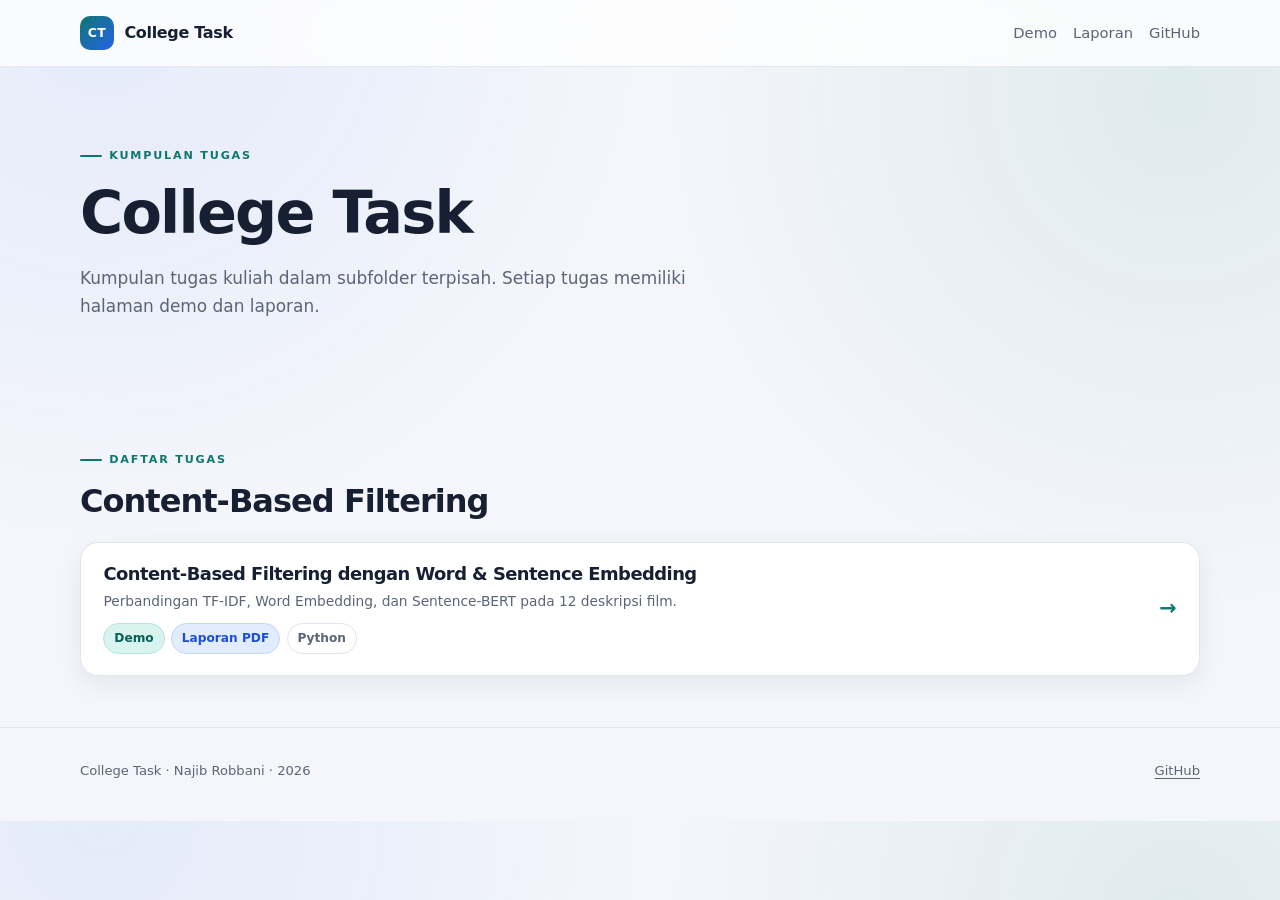
<file: index.html>
<!doctype html>
<html lang="id">
  <head>
    <meta charset="utf-8" />
    <meta name="viewport" content="width=device-width, initial-scale=1" />
    <meta name="description" content="Kumpulan tugas kuliah Najib Robbani." />
    <title>College Task · Najib Robbani</title>
    <link rel="stylesheet" href="content-based-filtering/assets/style.css" />
  </head>
  <body>
    <header class="site-header">
      <div class="container">
        <a class="brand" href="index.html">
          <span class="brand-mark">CT</span>
          <span>College Task</span>
        </a>
        <nav class="nav-links" aria-label="Navigasi utama">
          <a href="content-based-filtering/index.html">Demo</a>
          <a href="content-based-filtering/report.pdf">Laporan</a>
          <a href="https://github.com/najibrobbani74/college-task">GitHub</a>
        </nav>
      </div>
    </header>

    <main>
      <section class="hero">
        <div class="container">
          <span class="eyebrow">Kumpulan Tugas</span>
          <h1>College Task</h1>
          <p>
            Kumpulan tugas kuliah dalam subfolder terpisah. Setiap tugas memiliki
            halaman demo dan laporan.
          </p>
        </div>
      </section>

      <section class="section">
        <div class="container">
          <div class="section-head">
            <div>
              <span class="eyebrow">Daftar Tugas</span>
              <h2>Content-Based Filtering</h2>
            </div>
          </div>

          <div class="task-list">
            <a class="card task-card" href="content-based-filtering/index.html">
              <div>
                <h3>Content-Based Filtering dengan Word &amp; Sentence Embedding</h3>
                <p>
                  Perbandingan TF-IDF, Word Embedding, dan Sentence-BERT pada
                  12 deskripsi film.
                </p>
                <div class="task-meta">
                  <span class="badge badge-green">Demo</span>
                  <span class="badge badge-blue">Laporan PDF</span>
                  <span class="badge">Python</span>
                </div>
              </div>
              <span class="task-arrow" aria-hidden="true">→</span>
            </a>
          </div>
        </div>
      </section>
    </main>

    <footer class="footer">
      <div class="container">
        <span>College Task · Najib Robbani · 2026</span>
        <span><a href="https://github.com/najibrobbani74/college-task">GitHub</a></span>
      </div>
    </footer>
  </body>
</html>
</file>
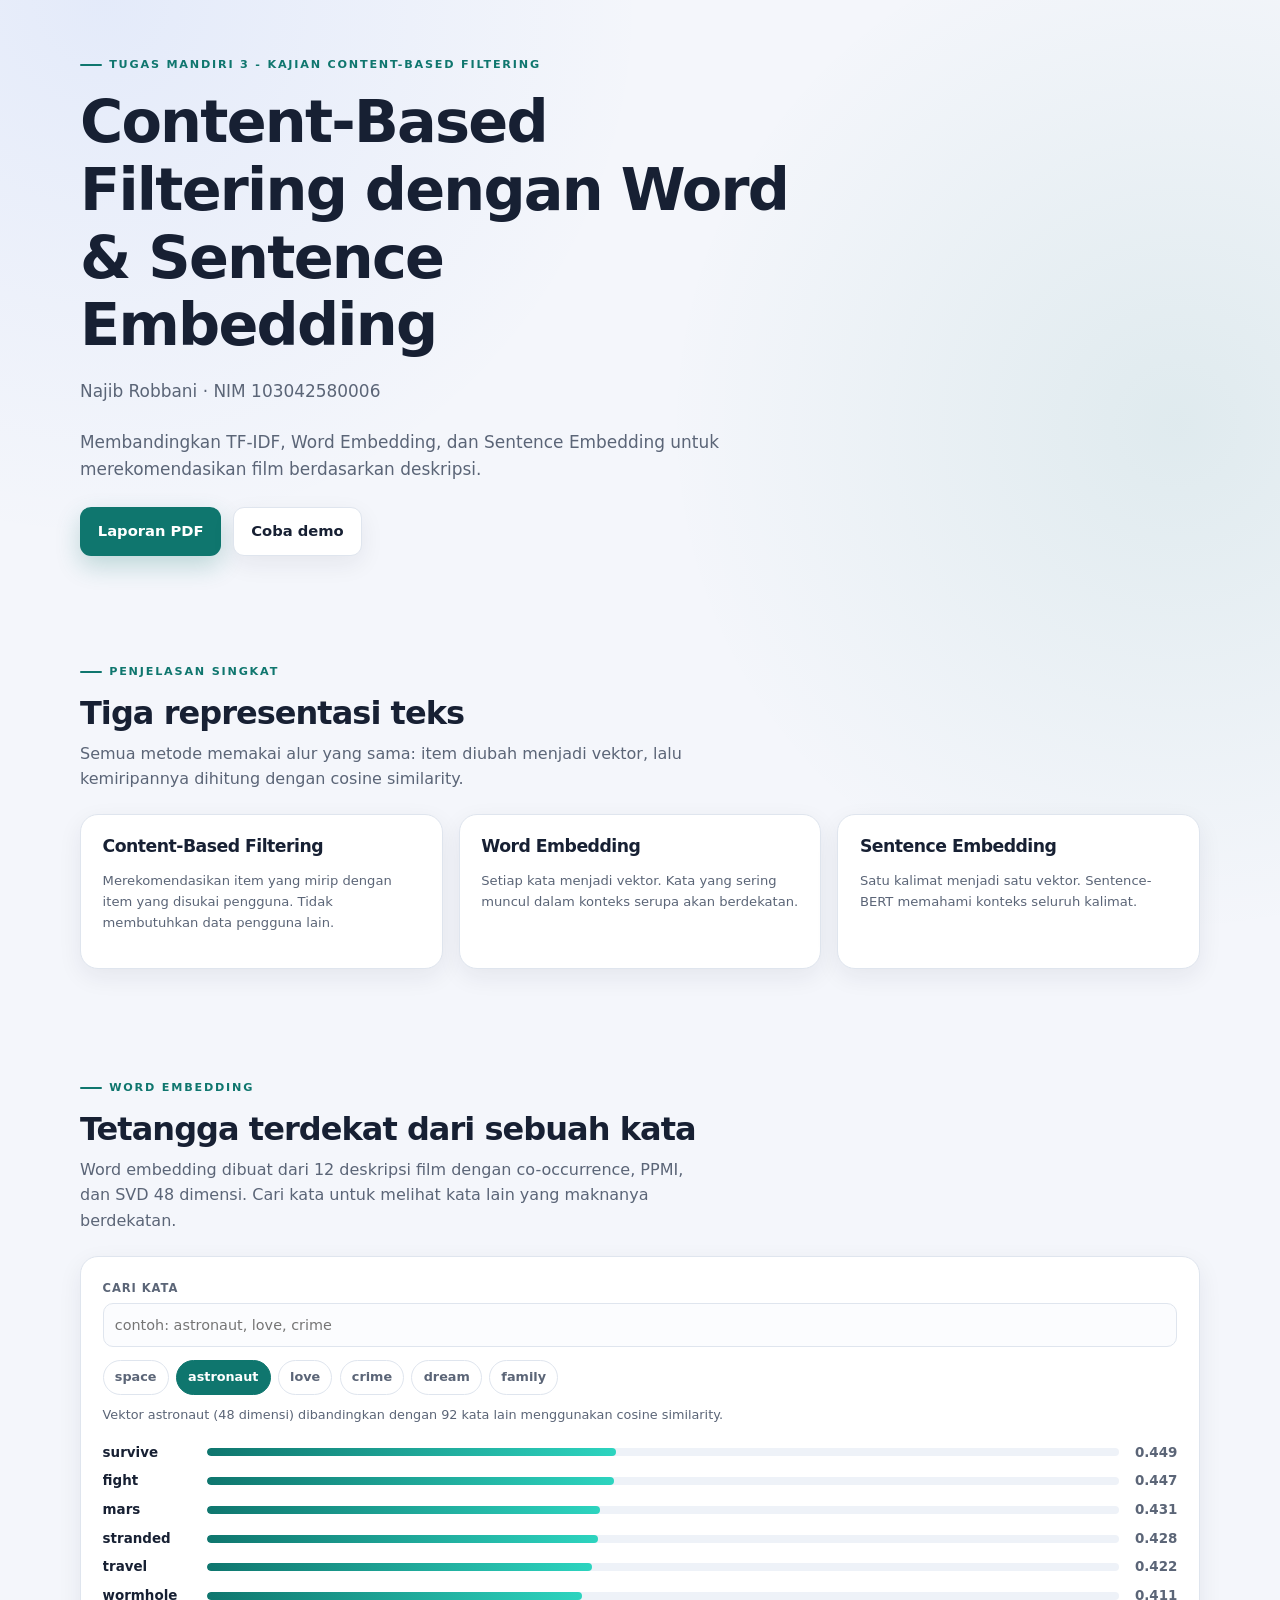
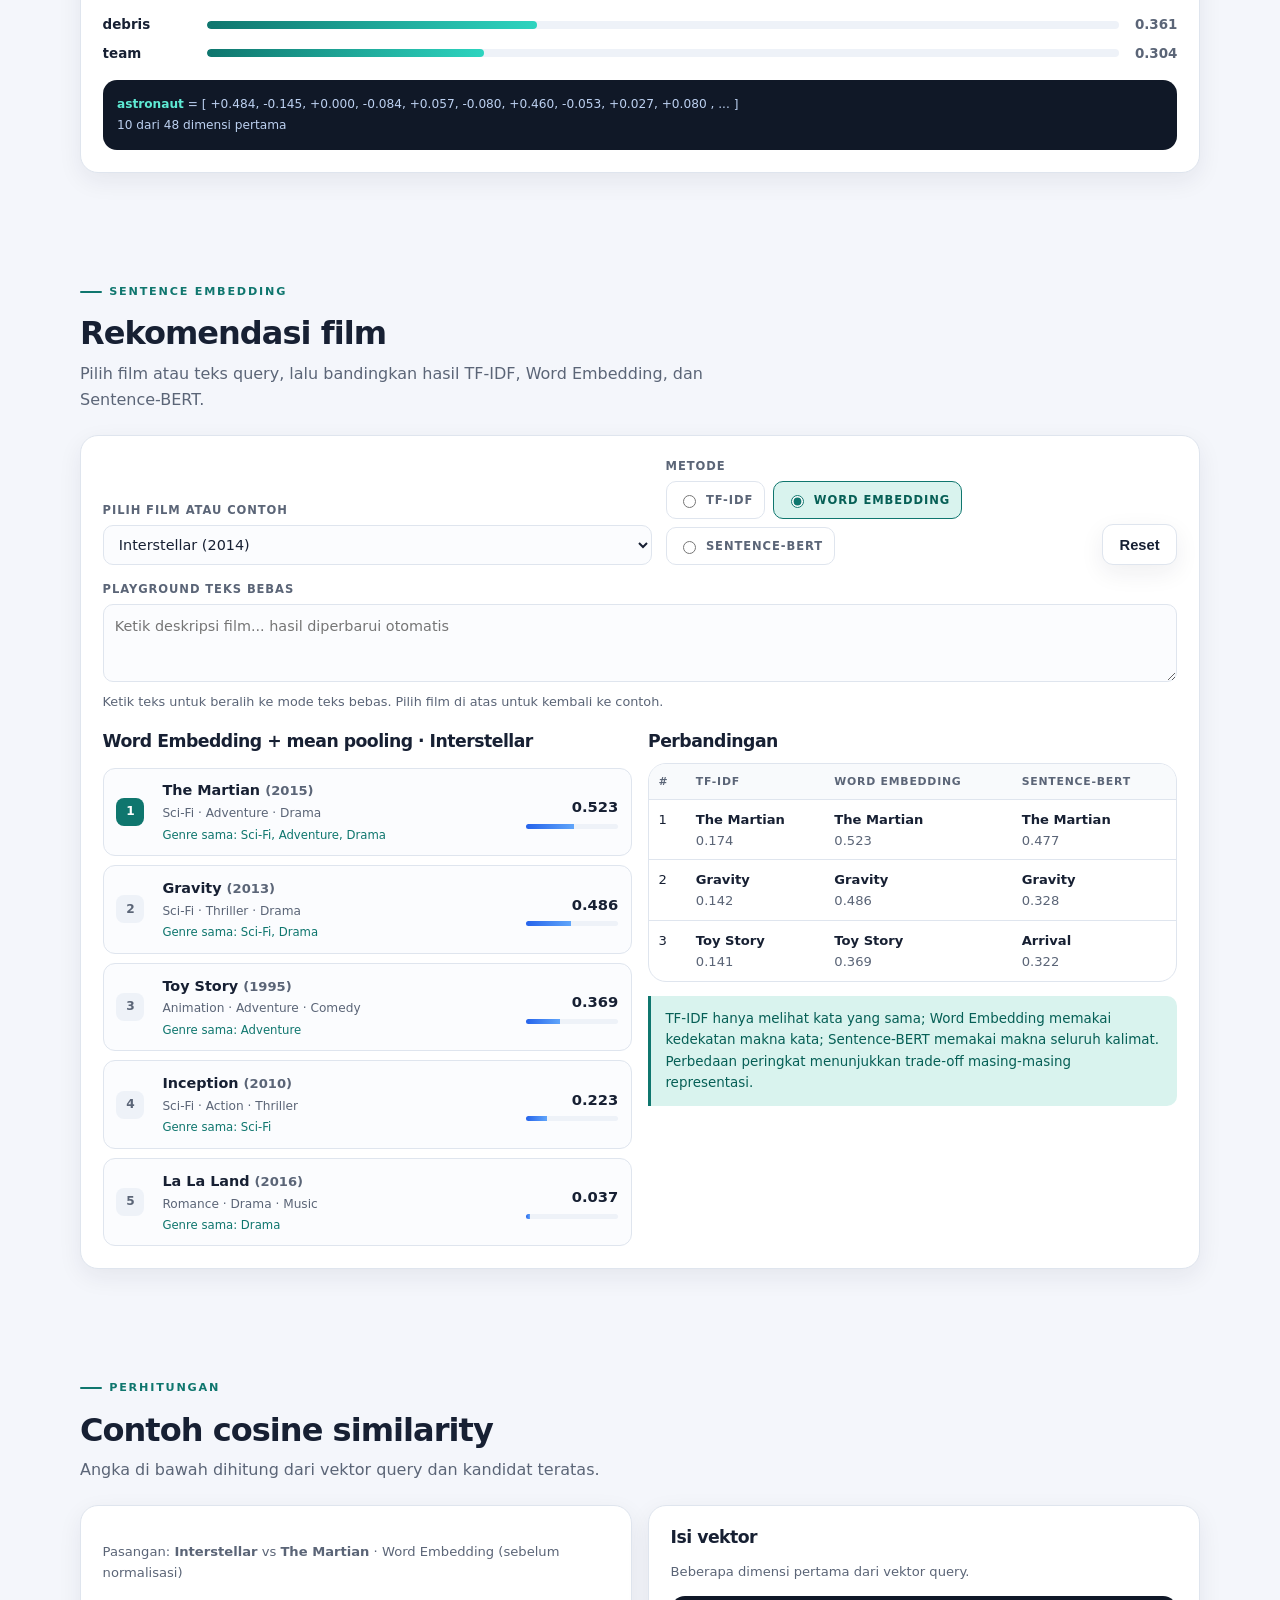
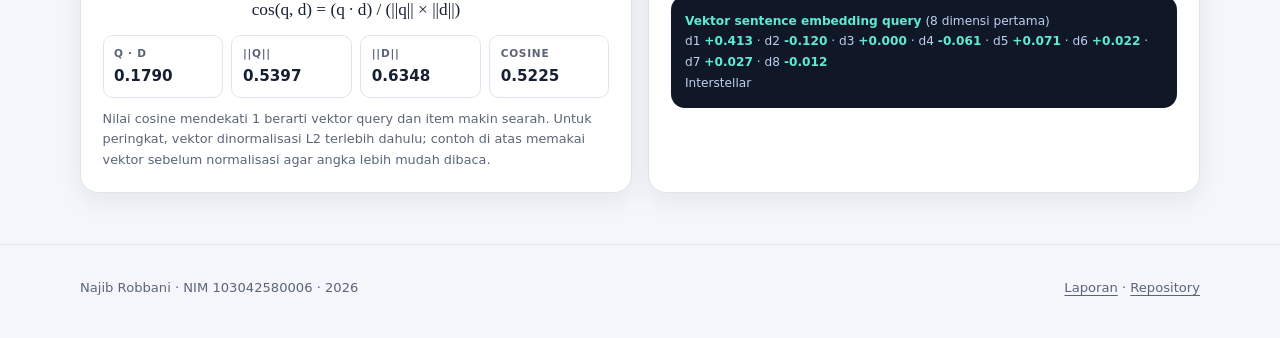
<file: content-based-filtering/index.html>
<!doctype html>
<html lang="id">
  <head>
    <meta charset="utf-8" />
    <meta name="viewport" content="width=device-width, initial-scale=1" />
    <meta name="description" content="Demo content-based filtering dengan Word Embedding dan Sentence Embedding." />
    <title>Tugas Mandiri 3 - Kajian Content-based Filtering</title>
    <link rel="stylesheet" href="assets/style.css" />
    <script src="assets/demo-data.js" defer></script>
    <script src="assets/app.js" defer></script>
  </head>
  <body>
    <main>
      <section class="hero" style="padding-top: 3rem">
        <div class="container">
          <span class="eyebrow">Tugas Mandiri 3 - Kajian Content-based Filtering</span>
          <h1>Content-Based Filtering dengan Word &amp; Sentence Embedding</h1>
          <p>Najib Robbani · NIM 103042580006</p>
          <p>
            Membandingkan TF-IDF, Word Embedding, dan Sentence Embedding untuk
            merekomendasikan film berdasarkan deskripsi.
          </p>
          <div class="hero-actions">
            <a class="button button-primary" href="report.pdf">Laporan PDF</a>
            <a class="button button-secondary" href="#demo">Coba demo</a>
          </div>
        </div>
      </section>

      <section class="section">
        <div class="container">
          <div class="section-head">
            <div>
              <span class="eyebrow">Penjelasan Singkat</span>
              <h2>Tiga representasi teks</h2>
              <p>
                Semua metode memakai alur yang sama: item diubah menjadi vektor,
                lalu kemiripannya dihitung dengan cosine similarity.
              </p>
            </div>
          </div>

          <div class="grid-3">
            <article class="card card-pad">
              <h3>Content-Based Filtering</h3>
              <p class="small">
                Merekomendasikan item yang mirip dengan item yang disukai pengguna.
                Tidak membutuhkan data pengguna lain.
              </p>
            </article>
            <article class="card card-pad">
              <h3>Word Embedding</h3>
              <p class="small">
                Setiap kata menjadi vektor. Kata yang sering muncul dalam konteks
                serupa akan berdekatan.
              </p>
            </article>
            <article class="card card-pad">
              <h3>Sentence Embedding</h3>
              <p class="small">
                Satu kalimat menjadi satu vektor. Sentence-BERT memahami konteks
                seluruh kalimat.
              </p>
            </article>
          </div>
        </div>
      </section>

      <section class="section">
        <div class="container">
          <div class="section-head">
            <div>
              <span class="eyebrow">Word Embedding</span>
              <h2>Tetangga terdekat dari sebuah kata</h2>
              <p>
                Word embedding dibuat dari 12 deskripsi film dengan co-occurrence,
                PPMI, dan SVD 48 dimensi. Cari kata untuk melihat kata lain yang
                maknanya berdekatan.
              </p>
            </div>
          </div>

          <article class="card card-pad">
            <form id="word-form">
              <div class="field">
                <label for="word-input">Cari kata</label>
                <input id="word-input" type="text" placeholder="contoh: astronaut, love, crime" autocomplete="off" />
              </div>
              <div class="pill-group" id="word-pills" aria-label="Contoh kata"></div>
              <p class="hint" id="word-status"></p>
            </form>
            <div class="neighbor-list" id="neighbor-list" aria-live="polite"></div>
            <div class="vector-box" id="word-vector-preview" style="margin-top: 1rem"></div>
          </article>
        </div>
      </section>

      <section class="section" id="demo">
        <div class="container">
          <div class="section-head">
            <div>
              <span class="eyebrow">Sentence Embedding</span>
              <h2>Rekomendasi film</h2>
              <p>
                Pilih film atau teks query, lalu bandingkan hasil TF-IDF, Word
                Embedding, dan Sentence-BERT.
              </p>
            </div>
          </div>

          <div class="card card-pad">
            <div class="controls">
              <div class="field">
                <label for="query-select">Pilih film atau contoh</label>
                <select id="query-select"></select>
              </div>
              <div class="field">
                <label>Metode</label>
                <div class="methods">
                  <label class="method-option"><input type="radio" name="method" value="tfidf" /> TF-IDF</label>
                  <label class="method-option"><input type="radio" name="method" value="word_mean" /> Word Embedding</label>
                  <label class="method-option"><input type="radio" name="method" value="sbert" /> Sentence-BERT</label>
                </div>
              </div>
              <button class="button button-secondary" id="reset-demo" type="button">Reset</button>
            </div>

            <div id="custom-query-box" style="margin-top: 0.9rem">
              <div class="field">
                <label for="custom-query">Playground teks bebas</label>
                <textarea id="custom-query" placeholder="Ketik deskripsi film... hasil diperbarui otomatis"></textarea>
              </div>
              <p class="hint">Ketik teks untuk beralih ke mode teks bebas. Pilih film di atas untuk kembali ke contoh.</p>
            </div>

            <div class="note warm" id="sbert-disabled-note" hidden>
              Sentence-BERT hanya tersedia untuk pilihan film dan contoh teks.
            </div>

            <div class="grid-2" style="margin-top: 1.2rem; align-items: start">
              <div>
                <h3 id="result-heading">Hasil</h3>
                <div class="results" id="recommendation-list" aria-live="polite"></div>
              </div>
              <div>
                <h3>Perbandingan</h3>
                <div class="card" style="box-shadow: none; overflow: hidden; margin-top: 0.7rem">
                  <table class="compare-table">
                    <thead>
                      <tr>
                        <th>#</th>
                        <th>TF-IDF</th>
                        <th>Word Embedding</th>
                        <th>Sentence-BERT</th>
                      </tr>
                    </thead>
                    <tbody id="comparison-body"></tbody>
                  </table>
                </div>
                <div class="note" id="comparison-note"></div>
              </div>
            </div>
          </div>
        </div>
      </section>

      <section class="section">
        <div class="container">
          <div class="section-head">
            <div>
              <span class="eyebrow">Perhitungan</span>
              <h2>Contoh cosine similarity</h2>
              <p>Angka di bawah dihitung dari vektor query dan kandidat teratas.</p>
            </div>
          </div>

          <div class="grid-2">
            <article class="card card-pad">
              <div id="cosine-panel"></div>
            </article>
            <article class="card card-pad">
              <h3>Isi vektor</h3>
              <p class="small">Beberapa dimensi pertama dari vektor query.</p>
              <div class="vector-box" id="vector-preview" style="margin-top: 0.9rem"></div>
            </article>
          </div>
        </div>
      </section>
    </main>

    <footer class="footer">
      <div class="container">
        <span>Najib Robbani · NIM 103042580006 · 2026</span>
        <span>
          <a href="report.pdf">Laporan</a> ·
          <a href="https://github.com/najibrobbani74/college-task">Repository</a>
        </span>
      </div>
    </footer>
  </body>
</html>
</file>
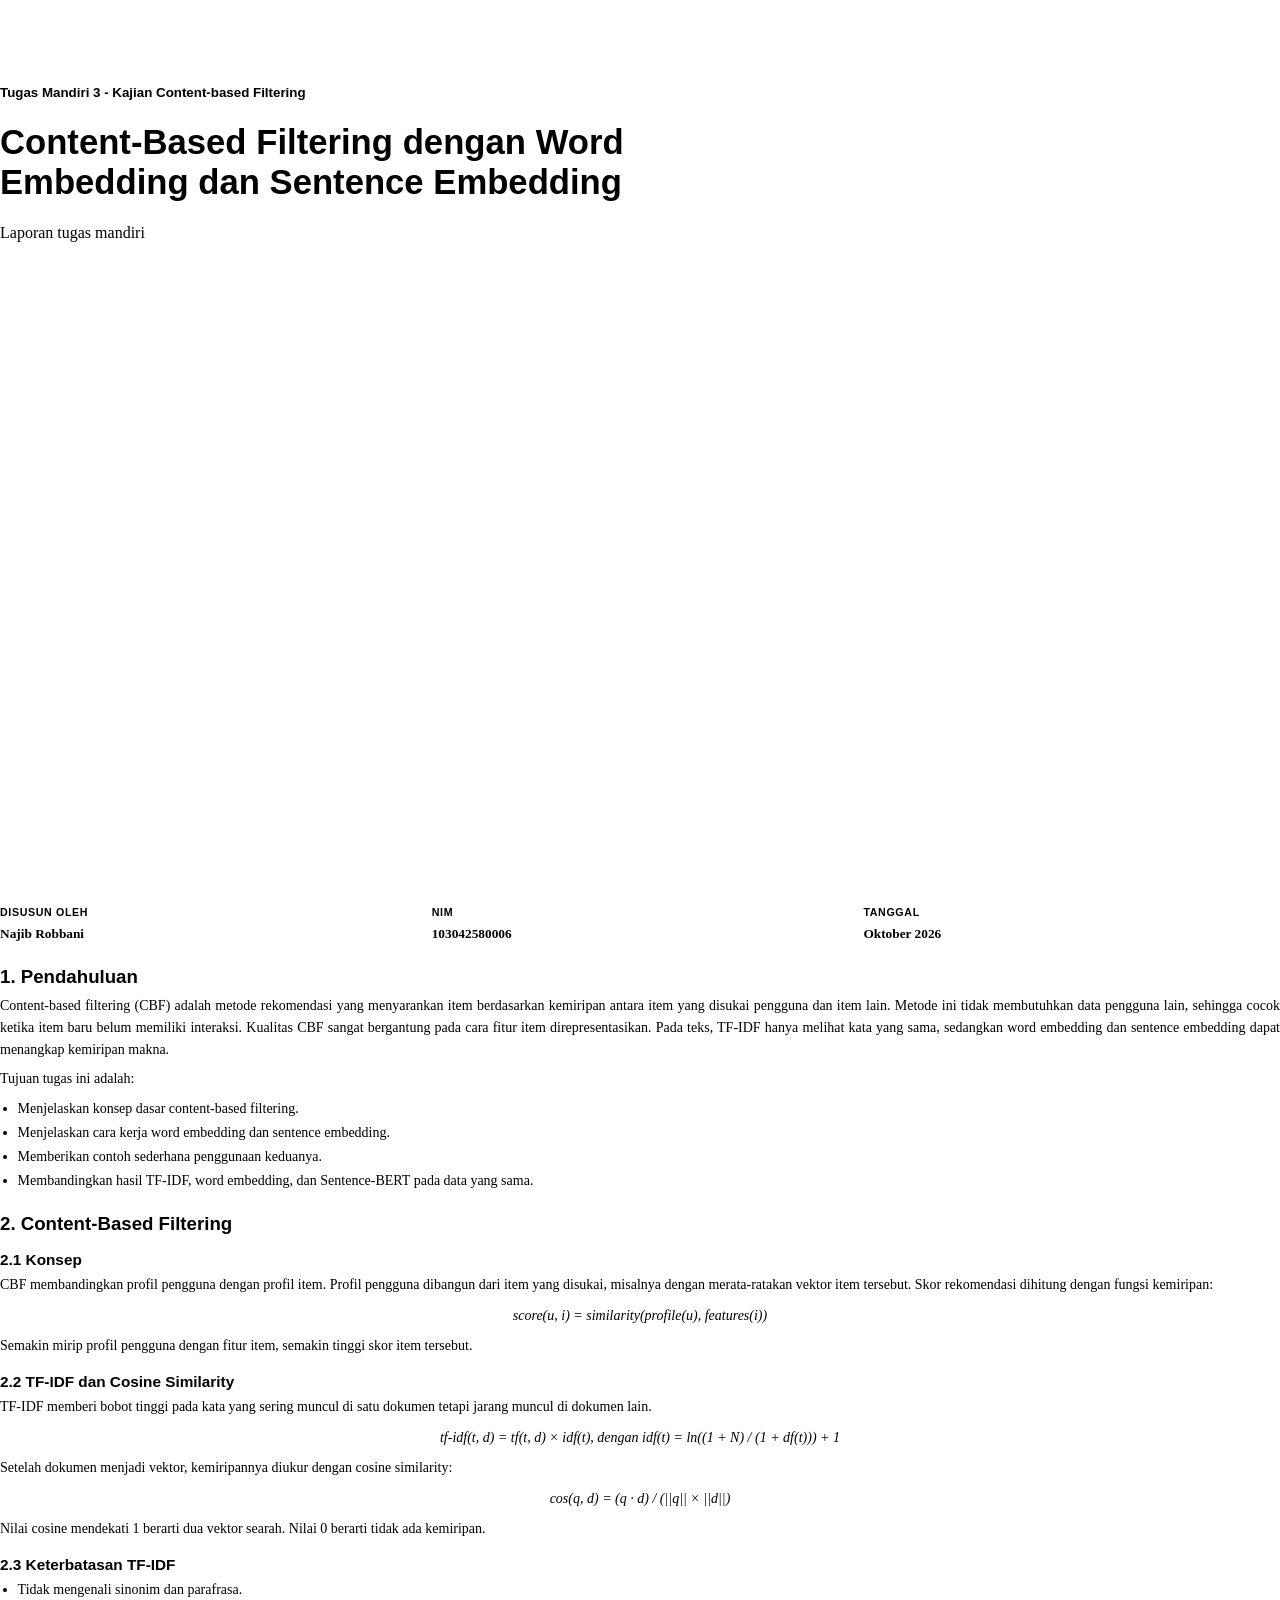
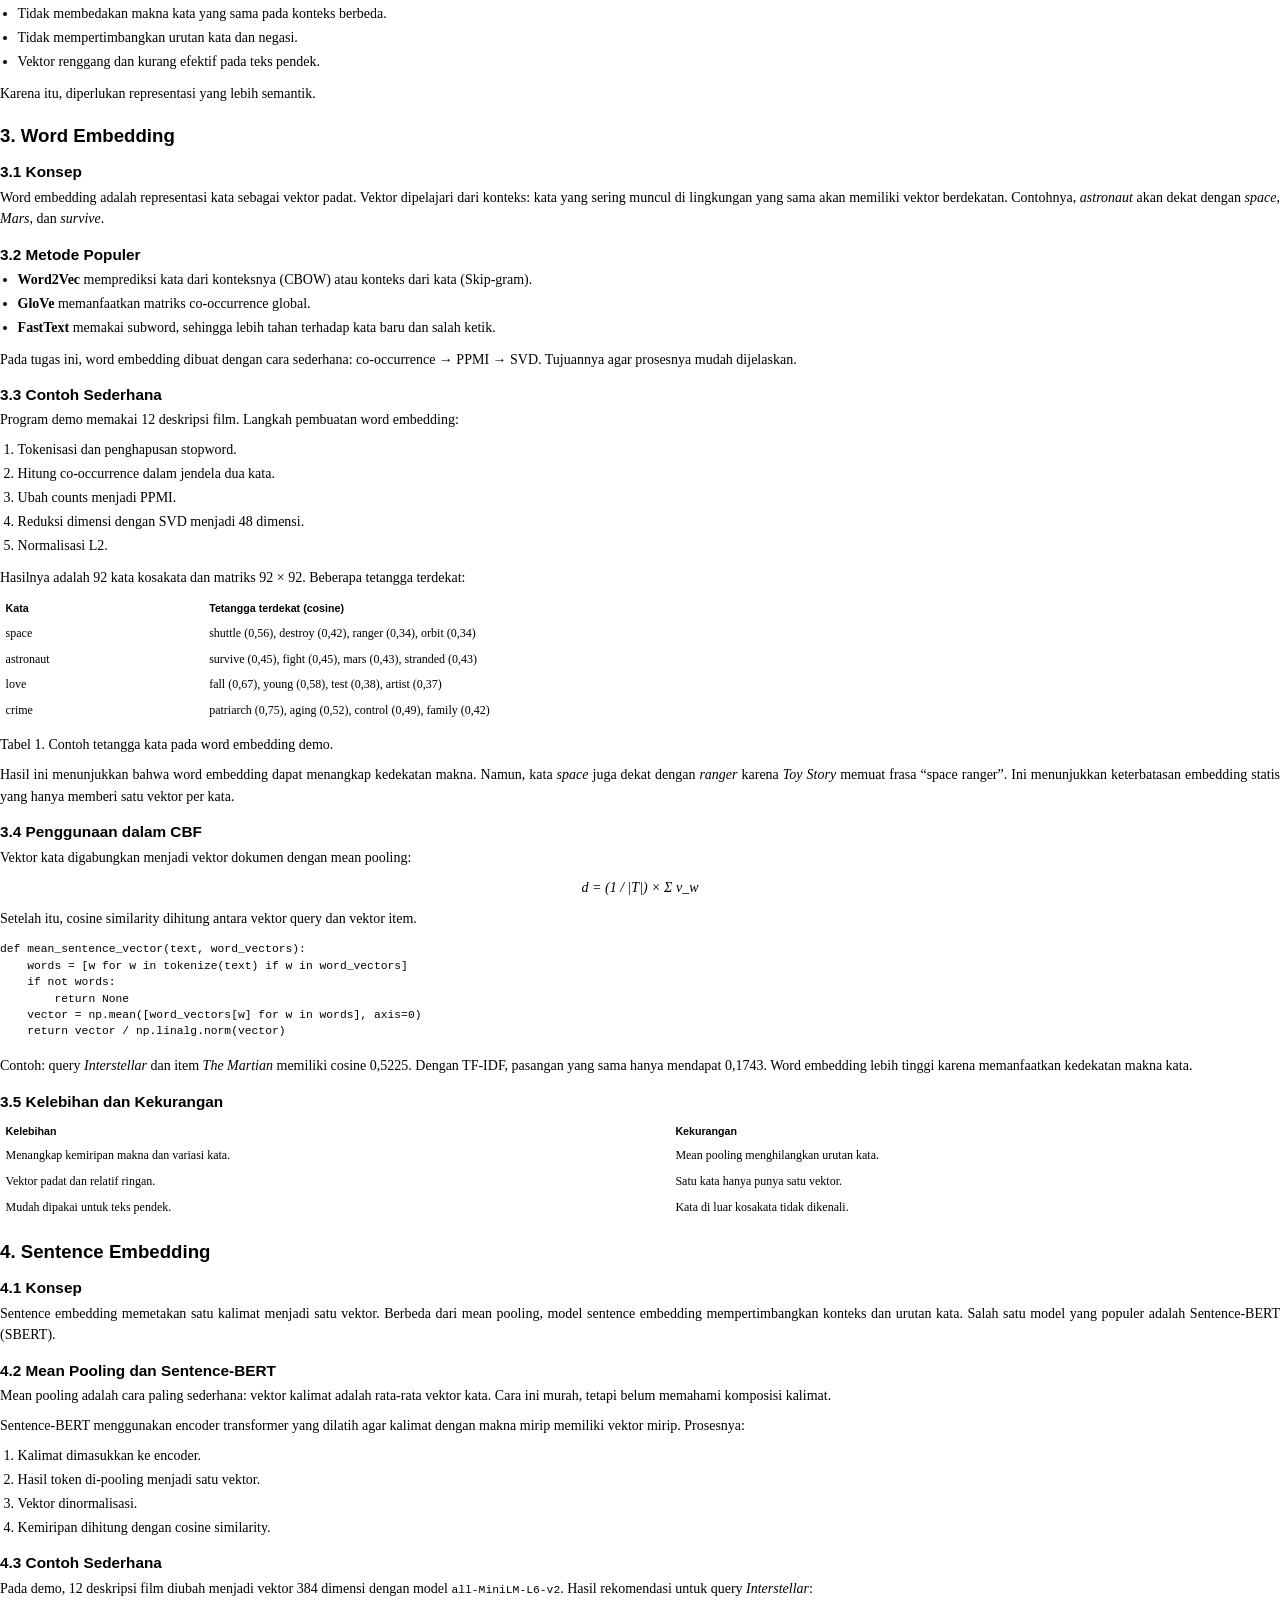
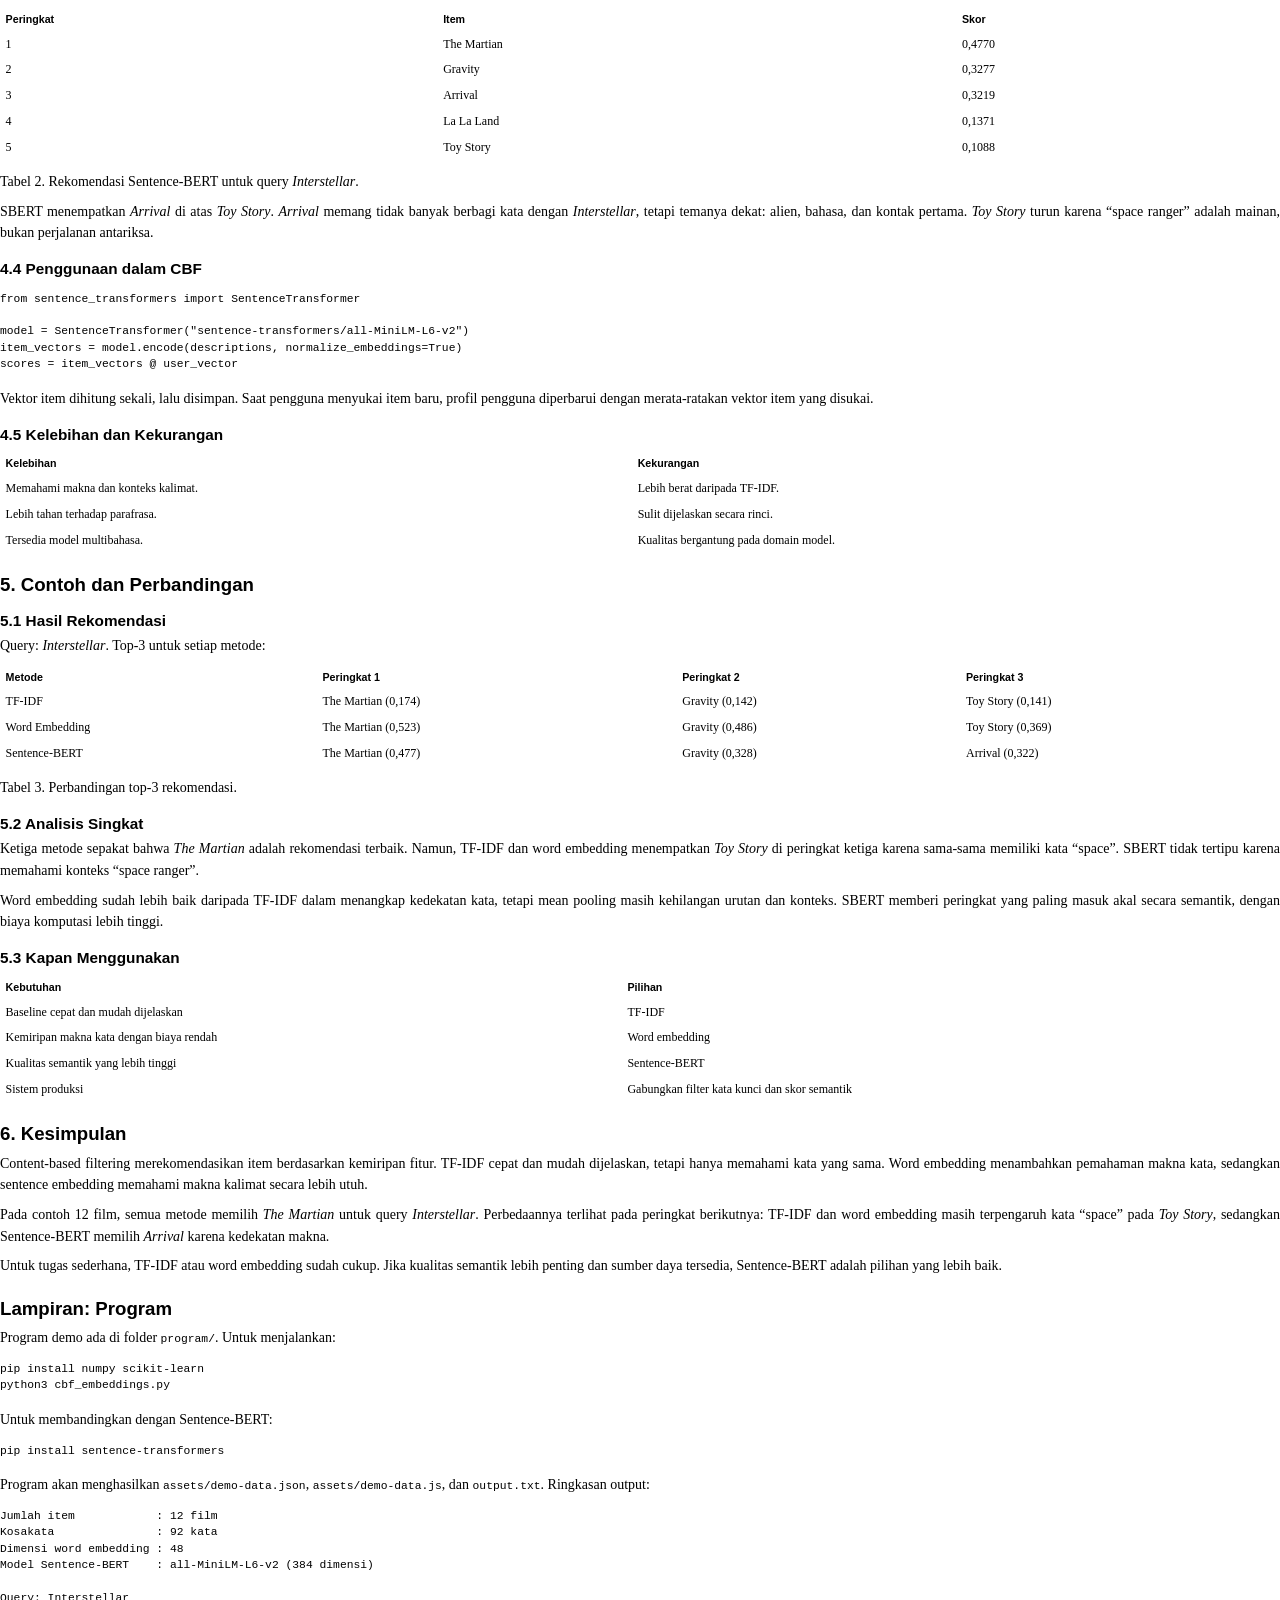
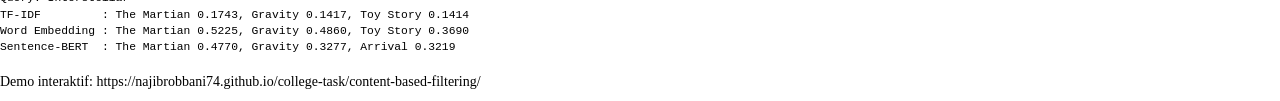
<file: content-based-filtering/report.html>
<!doctype html>
<html lang="id">
<head>
  <meta charset="utf-8">
  <meta name="viewport" content="width=device-width, initial-scale=1">
  <title>Content-Based Filtering dengan Word Embedding dan Sentence Embedding</title>
  <link rel="stylesheet" href="assets/report.css">
</head>
<body>

<section class="cover">
  <div class="cover-top">
    <div class="cover-kicker">Tugas Mandiri 3 - Kajian Content-based Filtering</div>
    <h1 class="cover-title">
      Content-Based Filtering dengan Word Embedding dan Sentence Embedding
    </h1>
    <p class="cover-subtitle">
      Laporan tugas mandiri
    </p>
  </div>
  <div class="cover-meta">
    <div><span>Disusun oleh</span><b>Najib Robbani</b></div>
    <div><span>NIM</span><b>103042580006</b></div>
    <div><span>Tanggal</span><b>Oktober 2026</b></div>
  </div>
</section>


<h2>1. Pendahuluan</h2>
<p>Content-based filtering (CBF) adalah metode rekomendasi yang menyarankan item berdasarkan kemiripan antara item yang disukai pengguna dan item lain. Metode ini tidak membutuhkan data pengguna lain, sehingga cocok ketika item baru belum memiliki interaksi. Kualitas CBF sangat bergantung pada cara fitur item direpresentasikan. Pada teks, TF-IDF hanya melihat kata yang sama, sedangkan word embedding dan sentence embedding dapat menangkap kemiripan makna.</p>
<p>Tujuan tugas ini adalah:</p>
<ul>
<li>Menjelaskan konsep dasar content-based filtering.</li>
<li>Menjelaskan cara kerja word embedding dan sentence embedding.</li>
<li>Memberikan contoh sederhana penggunaan keduanya.</li>
<li>Membandingkan hasil TF-IDF, word embedding, dan Sentence-BERT pada data yang sama.</li>
</ul>
<h2>2. Content-Based Filtering</h2>
<h3>2.1 Konsep</h3>
<p>CBF membandingkan profil pengguna dengan profil item. Profil pengguna dibangun dari item yang disukai, misalnya dengan merata-ratakan vektor item tersebut. Skor rekomendasi dihitung dengan fungsi kemiripan:</p>
<p class="formula"> score(u, i) = similarity(profile(u), features(i))</p>
<p>Semakin mirip profil pengguna dengan fitur item, semakin tinggi skor item tersebut.</p>
<h3>2.2 TF-IDF dan Cosine Similarity</h3>
<p>TF-IDF memberi bobot tinggi pada kata yang sering muncul di satu dokumen tetapi jarang muncul di dokumen lain.</p>
<p class="formula"> tf-idf(t, d) = tf(t, d) × idf(t), dengan idf(t) = ln((1 + N) / (1 + df(t))) + 1</p>
<p>Setelah dokumen menjadi vektor, kemiripannya diukur dengan cosine similarity:</p>
<p class="formula"> cos(q, d) = (q · d) / (||q|| × ||d||)</p>
<p>Nilai cosine mendekati 1 berarti dua vektor searah. Nilai 0 berarti tidak ada kemiripan.</p>
<h3>2.3 Keterbatasan TF-IDF</h3>
<ul>
<li>Tidak mengenali sinonim dan parafrasa.</li>
<li>Tidak membedakan makna kata yang sama pada konteks berbeda.</li>
<li>Tidak mempertimbangkan urutan kata dan negasi.</li>
<li>Vektor renggang dan kurang efektif pada teks pendek.</li>
</ul>
<p>Karena itu, diperlukan representasi yang lebih semantik.</p>
<h2>3. Word Embedding</h2>
<h3>3.1 Konsep</h3>
<p>Word embedding adalah representasi kata sebagai vektor padat. Vektor dipelajari dari konteks: kata yang sering muncul di lingkungan yang sama akan memiliki vektor berdekatan. Contohnya, <em>astronaut</em> akan dekat dengan <em>space</em>, <em>Mars</em>, dan <em>survive</em>.</p>
<h3>3.2 Metode Populer</h3>
<ul>
<li><strong>Word2Vec</strong> memprediksi kata dari konteksnya (CBOW) atau konteks dari kata (Skip-gram).</li>
<li><strong>GloVe</strong> memanfaatkan matriks co-occurrence global.</li>
<li><strong>FastText</strong> memakai subword, sehingga lebih tahan terhadap kata baru dan salah ketik.</li>
</ul>
<p>Pada tugas ini, word embedding dibuat dengan cara sederhana: co-occurrence → PPMI → SVD. Tujuannya agar prosesnya mudah dijelaskan.</p>
<h3>3.3 Contoh Sederhana</h3>
<p>Program demo memakai 12 deskripsi film. Langkah pembuatan word embedding:</p>
<ol>
<li>Tokenisasi dan penghapusan stopword.</li>
<li>Hitung co-occurrence dalam jendela dua kata.</li>
<li>Ubah counts menjadi PPMI.</li>
<li>Reduksi dimensi dengan SVD menjadi 48 dimensi.</li>
<li>Normalisasi L2.</li>
</ol>
<p>Hasilnya adalah 92 kata kosakata dan matriks 92 × 92. Beberapa tetangga terdekat:</p>
<table>
<thead>
<tr>
<th>Kata</th>
<th>Tetangga terdekat (cosine)</th>
</tr>
</thead>
<tbody>
<tr>
<td>space</td>
<td>shuttle (0,56), destroy (0,42), ranger (0,34), orbit (0,34)</td>
</tr>
<tr>
<td>astronaut</td>
<td>survive (0,45), fight (0,45), mars (0,43), stranded (0,43)</td>
</tr>
<tr>
<td>love</td>
<td>fall (0,67), young (0,58), test (0,38), artist (0,37)</td>
</tr>
<tr>
<td>crime</td>
<td>patriarch (0,75), aging (0,52), control (0,49), family (0,42)</td>
</tr>
</tbody>
</table>
<p>Tabel 1. Contoh tetangga kata pada word embedding demo.</p>
<p>Hasil ini menunjukkan bahwa word embedding dapat menangkap kedekatan makna. Namun, kata <em>space</em> juga dekat dengan <em>ranger</em> karena <em>Toy Story</em> memuat frasa “space ranger”. Ini menunjukkan keterbatasan embedding statis yang hanya memberi satu vektor per kata.</p>
<h3>3.4 Penggunaan dalam CBF</h3>
<p>Vektor kata digabungkan menjadi vektor dokumen dengan mean pooling:</p>
<p class="formula"> d = (1 / |T|) × Σ v_w</p>
<p>Setelah itu, cosine similarity dihitung antara vektor query dan vektor item.</p>
<pre><code class="language-python">def mean_sentence_vector(text, word_vectors):
    words = [w for w in tokenize(text) if w in word_vectors]
    if not words:
        return None
    vector = np.mean([word_vectors[w] for w in words], axis=0)
    return vector / np.linalg.norm(vector)
</code></pre>
<p>Contoh: query <em>Interstellar</em> dan item <em>The Martian</em> memiliki cosine 0,5225. Dengan TF-IDF, pasangan yang sama hanya mendapat 0,1743. Word embedding lebih tinggi karena memanfaatkan kedekatan makna kata.</p>
<h3>3.5 Kelebihan dan Kekurangan</h3>
<table>
<thead>
<tr>
<th>Kelebihan</th>
<th>Kekurangan</th>
</tr>
</thead>
<tbody>
<tr>
<td>Menangkap kemiripan makna dan variasi kata.</td>
<td>Mean pooling menghilangkan urutan kata.</td>
</tr>
<tr>
<td>Vektor padat dan relatif ringan.</td>
<td>Satu kata hanya punya satu vektor.</td>
</tr>
<tr>
<td>Mudah dipakai untuk teks pendek.</td>
<td>Kata di luar kosakata tidak dikenali.</td>
</tr>
</tbody>
</table>
<h2>4. Sentence Embedding</h2>
<h3>4.1 Konsep</h3>
<p>Sentence embedding memetakan satu kalimat menjadi satu vektor. Berbeda dari mean pooling, model sentence embedding mempertimbangkan konteks dan urutan kata. Salah satu model yang populer adalah Sentence-BERT (SBERT).</p>
<h3>4.2 Mean Pooling dan Sentence-BERT</h3>
<p>Mean pooling adalah cara paling sederhana: vektor kalimat adalah rata-rata vektor kata. Cara ini murah, tetapi belum memahami komposisi kalimat.</p>
<p>Sentence-BERT menggunakan encoder transformer yang dilatih agar kalimat dengan makna mirip memiliki vektor mirip. Prosesnya:</p>
<ol>
<li>Kalimat dimasukkan ke encoder.</li>
<li>Hasil token di-pooling menjadi satu vektor.</li>
<li>Vektor dinormalisasi.</li>
<li>Kemiripan dihitung dengan cosine similarity.</li>
</ol>
<h3>4.3 Contoh Sederhana</h3>
<p>Pada demo, 12 deskripsi film diubah menjadi vektor 384 dimensi dengan model <code>all-MiniLM-L6-v2</code>. Hasil rekomendasi untuk query <em>Interstellar</em>:</p>
<table>
<thead>
<tr>
<th>Peringkat</th>
<th>Item</th>
<th>Skor</th>
</tr>
</thead>
<tbody>
<tr>
<td>1</td>
<td>The Martian</td>
<td>0,4770</td>
</tr>
<tr>
<td>2</td>
<td>Gravity</td>
<td>0,3277</td>
</tr>
<tr>
<td>3</td>
<td>Arrival</td>
<td>0,3219</td>
</tr>
<tr>
<td>4</td>
<td>La La Land</td>
<td>0,1371</td>
</tr>
<tr>
<td>5</td>
<td>Toy Story</td>
<td>0,1088</td>
</tr>
</tbody>
</table>
<p>Tabel 2. Rekomendasi Sentence-BERT untuk query <em>Interstellar</em>.</p>
<p>SBERT menempatkan <em>Arrival</em> di atas <em>Toy Story</em>. <em>Arrival</em> memang tidak banyak berbagi kata dengan <em>Interstellar</em>, tetapi temanya dekat: alien, bahasa, dan kontak pertama. <em>Toy Story</em> turun karena “space ranger” adalah mainan, bukan perjalanan antariksa.</p>
<h3>4.4 Penggunaan dalam CBF</h3>
<pre><code class="language-python">from sentence_transformers import SentenceTransformer

model = SentenceTransformer(&quot;sentence-transformers/all-MiniLM-L6-v2&quot;)
item_vectors = model.encode(descriptions, normalize_embeddings=True)
scores = item_vectors @ user_vector
</code></pre>
<p>Vektor item dihitung sekali, lalu disimpan. Saat pengguna menyukai item baru, profil pengguna diperbarui dengan merata-ratakan vektor item yang disukai.</p>
<h3>4.5 Kelebihan dan Kekurangan</h3>
<table>
<thead>
<tr>
<th>Kelebihan</th>
<th>Kekurangan</th>
</tr>
</thead>
<tbody>
<tr>
<td>Memahami makna dan konteks kalimat.</td>
<td>Lebih berat daripada TF-IDF.</td>
</tr>
<tr>
<td>Lebih tahan terhadap parafrasa.</td>
<td>Sulit dijelaskan secara rinci.</td>
</tr>
<tr>
<td>Tersedia model multibahasa.</td>
<td>Kualitas bergantung pada domain model.</td>
</tr>
</tbody>
</table>
<h2>5. Contoh dan Perbandingan</h2>
<h3>5.1 Hasil Rekomendasi</h3>
<p>Query: <em>Interstellar</em>. Top-3 untuk setiap metode:</p>
<table>
<thead>
<tr>
<th>Metode</th>
<th>Peringkat 1</th>
<th>Peringkat 2</th>
<th>Peringkat 3</th>
</tr>
</thead>
<tbody>
<tr>
<td>TF-IDF</td>
<td>The Martian (0,174)</td>
<td>Gravity (0,142)</td>
<td>Toy Story (0,141)</td>
</tr>
<tr>
<td>Word Embedding</td>
<td>The Martian (0,523)</td>
<td>Gravity (0,486)</td>
<td>Toy Story (0,369)</td>
</tr>
<tr>
<td>Sentence-BERT</td>
<td>The Martian (0,477)</td>
<td>Gravity (0,328)</td>
<td>Arrival (0,322)</td>
</tr>
</tbody>
</table>
<p>Tabel 3. Perbandingan top-3 rekomendasi.</p>
<h3>5.2 Analisis Singkat</h3>
<p>Ketiga metode sepakat bahwa <em>The Martian</em> adalah rekomendasi terbaik. Namun, TF-IDF dan word embedding menempatkan <em>Toy Story</em> di peringkat ketiga karena sama-sama memiliki kata “space”. SBERT tidak tertipu karena memahami konteks “space ranger”.</p>
<p>Word embedding sudah lebih baik daripada TF-IDF dalam menangkap kedekatan kata, tetapi mean pooling masih kehilangan urutan dan konteks. SBERT memberi peringkat yang paling masuk akal secara semantik, dengan biaya komputasi lebih tinggi.</p>
<h3>5.3 Kapan Menggunakan</h3>
<table>
<thead>
<tr>
<th>Kebutuhan</th>
<th>Pilihan</th>
</tr>
</thead>
<tbody>
<tr>
<td>Baseline cepat dan mudah dijelaskan</td>
<td>TF-IDF</td>
</tr>
<tr>
<td>Kemiripan makna kata dengan biaya rendah</td>
<td>Word embedding</td>
</tr>
<tr>
<td>Kualitas semantik yang lebih tinggi</td>
<td>Sentence-BERT</td>
</tr>
<tr>
<td>Sistem produksi</td>
<td>Gabungkan filter kata kunci dan skor semantik</td>
</tr>
</tbody>
</table>
<h2>6. Kesimpulan</h2>
<p>Content-based filtering merekomendasikan item berdasarkan kemiripan fitur. TF-IDF cepat dan mudah dijelaskan, tetapi hanya memahami kata yang sama. Word embedding menambahkan pemahaman makna kata, sedangkan sentence embedding memahami makna kalimat secara lebih utuh.</p>
<p>Pada contoh 12 film, semua metode memilih <em>The Martian</em> untuk query <em>Interstellar</em>. Perbedaannya terlihat pada peringkat berikutnya: TF-IDF dan word embedding masih terpengaruh kata “space” pada <em>Toy Story</em>, sedangkan Sentence-BERT memilih <em>Arrival</em> karena kedekatan makna.</p>
<p>Untuk tugas sederhana, TF-IDF atau word embedding sudah cukup. Jika kualitas semantik lebih penting dan sumber daya tersedia, Sentence-BERT adalah pilihan yang lebih baik.</p>
<div class="page-break"></div>
<h2>Lampiran: Program</h2>
<p>Program demo ada di folder <code>program/</code>. Untuk menjalankan:</p>
<pre><code class="language-bash">pip install numpy scikit-learn
python3 cbf_embeddings.py
</code></pre>
<p>Untuk membandingkan dengan Sentence-BERT:</p>
<pre><code class="language-bash">pip install sentence-transformers
</code></pre>
<p>Program akan menghasilkan <code>assets/demo-data.json</code>, <code>assets/demo-data.js</code>, dan <code>output.txt</code>. Ringkasan output:</p>
<pre><code class="language-text">Jumlah item            : 12 film
Kosakata               : 92 kata
Dimensi word embedding : 48
Model Sentence-BERT    : all-MiniLM-L6-v2 (384 dimensi)

Query: Interstellar
TF-IDF         : The Martian 0.1743, Gravity 0.1417, Toy Story 0.1414
Word Embedding : The Martian 0.5225, Gravity 0.4860, Toy Story 0.3690
Sentence-BERT  : The Martian 0.4770, Gravity 0.3277, Arrival 0.3219
</code></pre>
<p>Demo interaktif: https://najibrobbani74.github.io/college-task/content-based-filtering/</p>
</body>
</html>
</file>
<file: content-based-filtering/assets/style.css>
:root {
  --bg: #f4f6fb;
  --surface: #ffffff;
  --surface-2: #eef2f8;
  --ink: #172033;
  --muted: #5b6577;
  --line: #dfe5ee;
  --accent: #0f766e;
  --accent-soft: #d9f3ee;
  --accent-2: #2563eb;
  --accent-2-soft: #e2ecff;
  --warm: #b45309;
  --warm-soft: #fef3c7;
  --danger: #b42318;
  --radius: 18px;
  --shadow: 0 18px 50px rgba(23, 32, 51, 0.09);
  --shadow-sm: 0 8px 24px rgba(23, 32, 51, 0.07);
  --max: 1120px;
}

* {
  box-sizing: border-box;
}

html {
  scroll-behavior: smooth;
}

body {
  margin: 0;
  background:
    radial-gradient(circle at 8% 0%, rgba(37, 99, 235, 0.08), transparent 34rem),
    radial-gradient(circle at 92% 12%, rgba(15, 118, 110, 0.09), transparent 32rem),
    var(--bg);
  color: var(--ink);
  font-family: ui-sans-serif, system-ui, -apple-system, "Segoe UI", Roboto, Arial, sans-serif;
  line-height: 1.6;
  -webkit-font-smoothing: antialiased;
}

a {
  color: var(--accent-2);
  text-decoration-thickness: 1px;
  text-underline-offset: 3px;
}

a:hover {
  color: #1e40af;
}

code,
pre {
  font-family: ui-monospace, SFMono-Regular, Menlo, Consolas, "Liberation Mono", monospace;
}

code {
  background: var(--surface-2);
  border: 1px solid var(--line);
  border-radius: 6px;
  padding: 0.1em 0.35em;
  font-size: 0.9em;
}

pre {
  background: #101827;
  color: #e5edff;
  border-radius: 14px;
  padding: 1rem 1.1rem;
  overflow: auto;
  font-size: 0.82rem;
  line-height: 1.55;
}

pre code {
  background: none;
  border: 0;
  padding: 0;
  color: inherit;
  font-size: inherit;
}

.container {
  width: min(var(--max), calc(100% - 2rem));
  margin-inline: auto;
}

.site-header {
  border-bottom: 1px solid rgba(223, 229, 238, 0.85);
  background: rgba(255, 255, 255, 0.78);
  backdrop-filter: blur(14px);
  position: sticky;
  top: 0;
  z-index: 20;
}

.site-header .container {
  display: flex;
  align-items: center;
  justify-content: space-between;
  gap: 1rem;
  min-height: 66px;
}

.brand {
  display: inline-flex;
  align-items: center;
  gap: 0.65rem;
  font-weight: 800;
  letter-spacing: -0.02em;
  color: var(--ink);
  text-decoration: none;
}

.brand-mark {
  display: grid;
  place-items: center;
  width: 34px;
  height: 34px;
  border-radius: 10px;
  background: linear-gradient(135deg, var(--accent), var(--accent-2));
  color: white;
  font-size: 0.78rem;
  font-weight: 900;
  letter-spacing: 0.04em;
}

.nav-links {
  display: flex;
  align-items: center;
  gap: 1rem;
  flex-wrap: wrap;
  font-size: 0.92rem;
}

.nav-links a {
  color: var(--muted);
  text-decoration: none;
}

.nav-links a:hover {
  color: var(--accent);
}

.hero {
  padding: 4.5rem 0 3rem;
}

.hero-grid {
  display: grid;
  grid-template-columns: minmax(0, 1.45fr) minmax(280px, 0.8fr);
  gap: 2rem;
  align-items: center;
}

.eyebrow {
  display: inline-flex;
  align-items: center;
  gap: 0.45rem;
  color: var(--accent);
  font-size: 0.7rem;
  font-weight: 900;
  letter-spacing: 0.16em;
  text-transform: uppercase;
  margin-bottom: 0.9rem;
}

.eyebrow::before {
  content: "";
  width: 22px;
  height: 2px;
  background: var(--accent);
  border-radius: 2px;
}

h1,
h2,
h3 {
  line-height: 1.15;
  letter-spacing: -0.03em;
  margin: 0;
}

h1 {
  font-size: clamp(2.2rem, 4.6vw, 4rem);
  max-width: 18ch;
}

h2 {
  font-size: clamp(1.55rem, 2.5vw, 2.25rem);
}

h3 {
  font-size: 1.08rem;
}

.hero p {
  font-size: 1.06rem;
  color: var(--muted);
  max-width: 62ch;
  margin: 1.15rem 0 1.5rem;
}

.hero-actions {
  display: flex;
  gap: 0.75rem;
  flex-wrap: wrap;
}

.button {
  display: inline-flex;
  align-items: center;
  justify-content: center;
  gap: 0.45rem;
  border: 1px solid transparent;
  border-radius: 11px;
  padding: 0.72rem 1.05rem;
  font-weight: 750;
  font-size: 0.92rem;
  text-decoration: none;
  cursor: pointer;
  transition: transform 0.15s ease, box-shadow 0.15s ease, background 0.15s ease;
}

.button:hover {
  transform: translateY(-1px);
}

.button-primary {
  background: var(--accent);
  color: white;
  box-shadow: 0 10px 24px rgba(15, 118, 110, 0.24);
}

.button-primary:hover {
  background: #0b5d56;
  color: white;
}

.button-secondary {
  background: var(--surface);
  color: var(--ink);
  border-color: var(--line);
  box-shadow: var(--shadow-sm);
}

.button-secondary:hover {
  color: var(--accent);
}

.badge-row {
  display: flex;
  gap: 0.5rem;
  flex-wrap: wrap;
  margin-top: 1.5rem;
}

.badge {
  display: inline-flex;
  align-items: center;
  gap: 0.35rem;
  padding: 0.3rem 0.62rem;
  border-radius: 999px;
  background: var(--surface);
  border: 1px solid var(--line);
  color: var(--muted);
  font-size: 0.76rem;
  font-weight: 650;
}

.badge-green {
  background: var(--accent-soft);
  border-color: #b5e6dc;
  color: #065f56;
}

.badge-blue {
  background: var(--accent-2-soft);
  border-color: #bfd4ff;
  color: #1d4ed8;
}

.hero-card {
  background: linear-gradient(160deg, #102a43, #0b3b3b 58%, #102a43);
  color: white;
  border-radius: 24px;
  padding: 1.4rem;
  box-shadow: var(--shadow);
  position: relative;
  overflow: hidden;
}

.hero-card::after {
  content: "";
  position: absolute;
  width: 220px;
  height: 220px;
  right: -80px;
  top: -80px;
  border-radius: 50%;
  background: rgba(45, 212, 191, 0.18);
  filter: blur(4px);
}

.hero-card-label {
  color: #9fe8df;
  font-size: 0.68rem;
  font-weight: 800;
  letter-spacing: 0.14em;
  text-transform: uppercase;
}

.hero-card h3 {
  font-size: 1.05rem;
  margin: 0.35rem 0 0.9rem;
  color: white;
}

.hero-card p {
  color: #c8d5e5;
  font-size: 0.86rem;
  margin: 0 0 1rem;
  max-width: none;
}

.mini-flow {
  display: grid;
  gap: 0.45rem;
  position: relative;
  z-index: 1;
}

.mini-step {
  display: flex;
  align-items: center;
  gap: 0.6rem;
  background: rgba(255, 255, 255, 0.08);
  border: 1px solid rgba(255, 255, 255, 0.12);
  border-radius: 11px;
  padding: 0.55rem 0.65rem;
  font-size: 0.78rem;
  color: #e7eef8;
}

.mini-step b {
  display: grid;
  place-items: center;
  width: 22px;
  height: 22px;
  border-radius: 6px;
  background: #2dd4bf;
  color: #062a2a;
  font-size: 0.68rem;
  flex: none;
}

.section {
  padding: 3.2rem 0;
}

.section-head {
  display: flex;
  align-items: end;
  justify-content: space-between;
  gap: 1.5rem;
  margin-bottom: 1.4rem;
}

.section-head p {
  color: var(--muted);
  max-width: 62ch;
  margin: 0.55rem 0 0;
}

.card {
  background: var(--surface);
  border: 1px solid var(--line);
  border-radius: var(--radius);
  box-shadow: var(--shadow-sm);
}

.card-pad {
  padding: 1.35rem;
}

.grid-2 {
  display: grid;
  grid-template-columns: repeat(2, minmax(0, 1fr));
  gap: 1rem;
}

.grid-3 {
  display: grid;
  grid-template-columns: repeat(3, minmax(0, 1fr));
  gap: 1rem;
}

.pipeline {
  display: grid;
  grid-template-columns: repeat(4, minmax(0, 1fr));
  gap: 0.65rem;
  margin: 1.2rem 0 0;
}

.pipeline-step {
  position: relative;
  background: var(--surface);
  border: 1px solid var(--line);
  border-radius: 14px;
  padding: 0.95rem;
}

.pipeline-step:not(:last-child)::after {
  content: "→";
  position: absolute;
  right: -0.55rem;
  top: 50%;
  transform: translateY(-50%);
  color: var(--accent);
  font-weight: 900;
  z-index: 1;
}

.pipeline-step span {
  display: grid;
  place-items: center;
  width: 26px;
  height: 26px;
  border-radius: 8px;
  background: var(--accent-soft);
  color: #065f56;
  font-size: 0.72rem;
  font-weight: 900;
  margin-bottom: 0.55rem;
}

.pipeline-step h3 {
  font-size: 0.9rem;
}

.pipeline-step p {
  color: var(--muted);
  font-size: 0.8rem;
  margin: 0.3rem 0 0;
}

.controls {
  display: grid;
  grid-template-columns: minmax(0, 1.3fr) minmax(0, 1fr) auto;
  gap: 0.85rem;
  align-items: end;
}

.field {
  display: grid;
  gap: 0.35rem;
}

.field label {
  font-size: 0.72rem;
  font-weight: 850;
  letter-spacing: 0.08em;
  text-transform: uppercase;
  color: var(--muted);
}

select,
input[type="text"],
textarea {
  width: 100%;
  border: 1px solid var(--line);
  background: #fbfcfe;
  color: var(--ink);
  border-radius: 10px;
  padding: 0.62rem 0.7rem;
  font: inherit;
  font-size: 0.9rem;
  outline: none;
}

select:focus,
input[type="text"]:focus,
textarea:focus {
  border-color: var(--accent);
  box-shadow: 0 0 0 3px rgba(15, 118, 110, 0.13);
}

textarea {
  min-height: 78px;
  resize: vertical;
}

.pill-group {
  display: flex;
  flex-wrap: wrap;
  gap: 0.45rem;
  margin-top: 0.8rem;
}

.pill {
  border: 1px solid var(--line);
  background: var(--surface);
  color: var(--muted);
  border-radius: 999px;
  padding: 0.38rem 0.7rem;
  font: inherit;
  font-size: 0.8rem;
  font-weight: 700;
  cursor: pointer;
}

.pill:hover {
  border-color: #b8c6d9;
  color: var(--ink);
}

.pill.active {
  background: var(--accent);
  border-color: var(--accent);
  color: white;
}

.methods {
  display: flex;
  flex-wrap: wrap;
  gap: 0.5rem;
}

.method-option {
  display: inline-flex;
  align-items: center;
  gap: 0.45rem;
  border: 1px solid var(--line);
  background: var(--surface);
  border-radius: 10px;
  padding: 0.55rem 0.7rem;
  font-size: 0.82rem;
  font-weight: 700;
  cursor: pointer;
  color: var(--muted);
  user-select: none;
}

.method-option:has(input:checked) {
  border-color: var(--accent);
  background: var(--accent-soft);
  color: #065f56;
}

.method-option input {
  accent-color: var(--accent);
}

.method-option.disabled {
  opacity: 0.48;
  cursor: not-allowed;
}

.hint {
  color: var(--muted);
  font-size: 0.8rem;
  margin: 0.65rem 0 0;
}

.note {
  border-left: 3px solid var(--accent-2);
  background: var(--accent-2-soft);
  color: #1e3a8a;
  border-radius: 0 10px 10px 0;
  padding: 0.75rem 0.9rem;
  font-size: 0.84rem;
  margin-top: 0.9rem;
}

.note.warm {
  border-left-color: var(--warm);
  background: var(--warm-soft);
  color: #78350f;
}

.note.good {
  border-left-color: var(--accent);
  background: var(--accent-soft);
  color: #065f56;
}

.neighbor-list {
  display: grid;
  gap: 0.45rem;
  margin-top: 1rem;
}

.neighbor {
  display: grid;
  grid-template-columns: 94px minmax(0, 1fr) 48px;
  gap: 0.65rem;
  align-items: center;
  font-size: 0.84rem;
}

.neighbor[data-neighbor] {
  cursor: pointer;
  border-radius: 8px;
  padding: 0.15rem 0.25rem;
  margin: -0.15rem -0.25rem;
}

.neighbor[data-neighbor]:hover {
  background: var(--surface-2);
}

.neighbor-word {
  font-weight: 800;
  overflow: hidden;
  text-overflow: ellipsis;
  white-space: nowrap;
}

.neighbor-track {
  height: 8px;
  border-radius: 999px;
  background: var(--surface-2);
  overflow: hidden;
}

.neighbor-fill {
  display: block;
  height: 100%;
  width: calc(var(--score) * 100%);
  border-radius: inherit;
  background: linear-gradient(90deg, var(--accent), #2dd4bf);
  transition: width 0.35s ease;
}

.neighbor-score {
  text-align: right;
  font-variant-numeric: tabular-nums;
  color: var(--muted);
  font-weight: 700;
}

.vector-box {
  background: #101827;
  border-radius: 14px;
  padding: 0.9rem;
  color: #bcd0f0;
  font-size: 0.76rem;
  overflow: auto;
  line-height: 1.7;
}

.vector-box b {
  color: #5eead4;
}

.results {
  display: grid;
  gap: 0.55rem;
  margin-top: 1rem;
}

.result-card {
  display: grid;
  grid-template-columns: 34px minmax(0, 1fr) 92px;
  gap: 0.75rem;
  align-items: center;
  border: 1px solid var(--line);
  border-radius: 12px;
  padding: 0.68rem 0.8rem;
  background: #fbfcfe;
}

.rank {
  display: grid;
  place-items: center;
  width: 28px;
  height: 28px;
  border-radius: 8px;
  background: var(--surface-2);
  color: var(--muted);
  font-size: 0.76rem;
  font-weight: 900;
}

.result-card:first-child .rank {
  background: var(--accent);
  color: white;
}

.result-title {
  font-weight: 800;
  font-size: 0.9rem;
}

.result-meta {
  color: var(--muted);
  font-size: 0.76rem;
  margin-top: 0.12rem;
}

.result-reason {
  color: var(--accent);
  font-size: 0.73rem;
  margin-top: 0.12rem;
}

.score-wrap {
  text-align: right;
}

.score-number {
  font-weight: 900;
  font-variant-numeric: tabular-nums;
  font-size: 0.92rem;
}

.score-track {
  height: 5px;
  border-radius: 999px;
  background: var(--surface-2);
  margin-top: 0.3rem;
  overflow: hidden;
}

.score-fill {
  display: block;
  height: 100%;
  width: calc(var(--score) * 100%);
  background: linear-gradient(90deg, var(--accent-2), #60a5fa);
  transition: width 0.35s ease;
}

.compare-table,
.data-table {
  width: 100%;
  border-collapse: collapse;
  font-size: 0.82rem;
}

.compare-table th,
.compare-table td,
.data-table th,
.data-table td {
  text-align: left;
  padding: 0.55rem 0.6rem;
  border-bottom: 1px solid var(--line);
  vertical-align: top;
}

.compare-table th,
.data-table th {
  color: var(--muted);
  font-size: 0.68rem;
  letter-spacing: 0.07em;
  text-transform: uppercase;
  background: #f8fafc;
}

.compare-table tr:last-child td,
.data-table tr:last-child td {
  border-bottom: 0;
}

.formula-box {
  background: #fbfcfe;
  border: 1px dashed #b8c6d9;
  border-radius: 14px;
  padding: 1rem;
  margin-top: 0.9rem;
}

.formula {
  font-family: Georgia, "Times New Roman", serif;
  font-size: 1.08rem;
  text-align: center;
  margin: 0.25rem 0 0.6rem;
}

.calc-grid {
  display: grid;
  grid-template-columns: repeat(4, minmax(0, 1fr));
  gap: 0.55rem;
  margin-top: 0.7rem;
}

.calc-item {
  background: var(--surface);
  border: 1px solid var(--line);
  border-radius: 10px;
  padding: 0.55rem 0.65rem;
}

.calc-item span {
  display: block;
  color: var(--muted);
  font-size: 0.66rem;
  font-weight: 800;
  letter-spacing: 0.07em;
  text-transform: uppercase;
}

.calc-item b {
  display: block;
  font-size: 0.95rem;
  font-variant-numeric: tabular-nums;
  margin-top: 0.15rem;
}

.small {
  font-size: 0.82rem;
  color: var(--muted);
}

.footer {
  border-top: 1px solid var(--line);
  padding: 2rem 0 2.5rem;
  color: var(--muted);
  font-size: 0.82rem;
}

.footer .container {
  display: flex;
  justify-content: space-between;
  gap: 1rem;
  flex-wrap: wrap;
}

.footer a {
  color: var(--muted);
}

.task-list {
  display: grid;
  gap: 1rem;
}

.task-card {
  display: grid;
  grid-template-columns: minmax(0, 1fr) auto;
  gap: 1rem;
  align-items: center;
  padding: 1.3rem 1.4rem;
  text-decoration: none;
  color: inherit;
  transition: transform 0.16s ease, box-shadow 0.16s ease, border-color 0.16s ease;
}

.task-card:hover {
  transform: translateY(-2px);
  box-shadow: var(--shadow);
  border-color: #b8c6d9;
  color: inherit;
}

.task-card h3 {
  font-size: 1.12rem;
  margin-bottom: 0.3rem;
}

.task-card p {
  margin: 0;
  color: var(--muted);
  font-size: 0.86rem;
}

.task-meta {
  display: flex;
  gap: 0.4rem;
  flex-wrap: wrap;
  margin-top: 0.7rem;
}

.task-arrow {
  font-size: 1.3rem;
  color: var(--accent);
  font-weight: 900;
}

.visually-hidden {
  position: absolute;
  width: 1px;
  height: 1px;
  padding: 0;
  margin: -1px;
  overflow: hidden;
  clip: rect(0, 0, 0, 0);
  white-space: nowrap;
  border: 0;
}

@media (max-width: 900px) {
  .hero-grid,
  .grid-2,
  .grid-3 {
    grid-template-columns: 1fr;
  }

  .pipeline {
    grid-template-columns: repeat(2, minmax(0, 1fr));
  }

  .pipeline-step:nth-child(2)::after {
    display: none;
  }

  .controls {
    grid-template-columns: 1fr;
  }

  .calc-grid {
    grid-template-columns: repeat(2, minmax(0, 1fr));
  }
}

@media (max-width: 620px) {
  .site-header .container {
    align-items: flex-start;
    flex-direction: column;
    padding: 0.75rem 0;
  }

  .hero {
    padding-top: 2.8rem;
  }

  .pipeline {
    grid-template-columns: 1fr;
  }

  .pipeline-step::after {
    display: none;
  }

  .neighbor {
    grid-template-columns: 80px minmax(0, 1fr) 42px;
  }

  .result-card {
    grid-template-columns: 30px minmax(0, 1fr);
  }

  .score-wrap {
    grid-column: 2;
    text-align: left;
  }

  .score-track {
    max-width: 180px;
  }

  .task-card {
    grid-template-columns: 1fr;
  }

  .task-arrow {
    display: none;
  }
}

@media (prefers-reduced-motion: reduce) {
  html {
    scroll-behavior: auto;
  }

  .button,
  .task-card {
    transition: none;
  }
}
</file>
<file: content-based-filtering/assets/report.css>
@page {
  size: A4;
  margin: 20mm 18mm 18mm 18mm;
}

* {
  box-sizing: border-box;
}

body {
  margin: 0;
  color: #000;
  background: #fff;
  font-family: Georgia, "Times New Roman", serif;
  font-size: 10.5pt;
  line-height: 1.55;
  text-align: justify;
}

h1,
h2,
h3,
h4 {
  color: #000;
  font-family: Arial, Helvetica, sans-serif;
  line-height: 1.2;
  page-break-after: avoid;
}

h1 {
  font-size: 20pt;
  margin: 0 0 0.6rem;
}

h2 {
  font-size: 14pt;
  margin: 1.3rem 0 0.45rem;
}

h3 {
  font-size: 11.5pt;
  margin: 1rem 0 0.3rem;
}

h4 {
  font-size: 10.5pt;
  margin: 0.8rem 0 0.2rem;
}

p {
  margin: 0 0 0.5rem;
  orphans: 3;
  widows: 3;
}

ul,
ol {
  margin: 0.2rem 0 0.6rem 1.1rem;
  padding: 0;
}

li {
  margin: 0.15rem 0;
}

a {
  color: #000;
  text-decoration: underline;
}

strong {
  font-weight: 700;
}

.page-break {
  page-break-before: always;
}

/* Cover sederhana, tanpa warna dan tanpa ilustrasi */
.cover {
  min-height: 250mm;
  display: flex;
  flex-direction: column;
  justify-content: space-between;
  page-break-after: always;
}

.cover-top {
  padding-top: 22mm;
}


.cover-kicker {
  font-family: Arial, Helvetica, sans-serif;
  font-size: 10pt;
  font-weight: 700;
  margin-bottom: 5mm;
}

.cover-title {
  font-family: Arial, Helvetica, sans-serif;
  font-size: 26pt;
  font-weight: 700;
  line-height: 1.15;
  margin: 0 0 5mm;
  max-width: 165mm;
}

.cover-subtitle {
  font-family: Georgia, "Times New Roman", serif;
  font-size: 12pt;
  margin: 0;
  max-width: 150mm;
}

.cover-meta {
  padding-top: 5mm;
  display: grid;
  grid-template-columns: 1fr 1fr 1fr;
  gap: 4mm;
  font-size: 10pt;
  text-align: left;
}

.cover-meta span {
  display: block;
  font-family: Arial, Helvetica, sans-serif;
  font-size: 8pt;
  font-weight: 700;
  letter-spacing: 0.06em;
  text-transform: uppercase;
}

.cover-meta b {
  display: block;
  font-weight: 700;
  margin-top: 1mm;
}

/* Tabel hitam-putih */
table {
  width: 100%;
  border-collapse: collapse;
  margin: 0.5rem 0 0.7rem;
  font-size: 9pt;
  line-height: 1.4;
  page-break-inside: avoid;
}

th,
td {
  padding: 0.28rem 0.35rem;
  text-align: left;
  vertical-align: top;
}

th {
  font-family: Arial, Helvetica, sans-serif;
  font-size: 8pt;
  font-weight: 700;
}

.table-note {
  font-size: 8.5pt;
  margin: -0.3rem 0 0.7rem;
}

/* Rumus dan catatan */
blockquote {
  margin: 0.55rem 0;
  padding: 0.3rem 0;
  page-break-inside: avoid;
}

blockquote p {
  margin: 0 0 0.25rem;
}

blockquote p:last-child {
  margin-bottom: 0;
}

/* Kode */
pre {
  margin: 0.5rem 0 0.7rem;
  padding: 0.25rem 0;
  font-family: ui-monospace, "SFMono-Regular", Consolas, "Liberation Mono", monospace;
  font-size: 7.8pt;
  line-height: 1.45;
  white-space: pre-wrap;
  overflow-wrap: anywhere;
  page-break-inside: avoid;
  text-align: left;
}

code {
  font-family: ui-monospace, "SFMono-Regular", Consolas, "Liberation Mono", monospace;
  font-size: 8.5pt;
}

.formula {
  margin: 0.55rem 0;
  text-align: center;
  font-style: italic;
}
</file>
